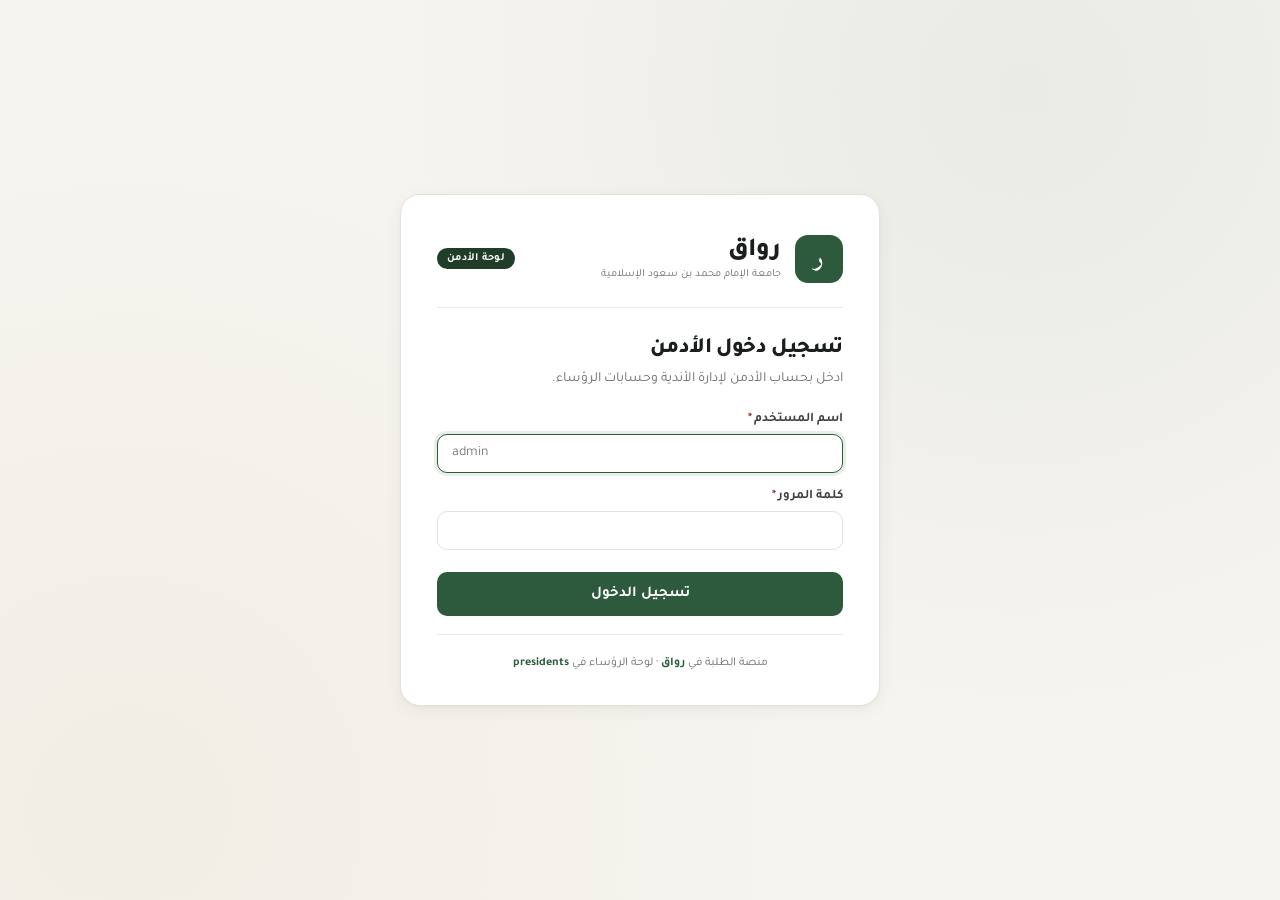
<file: admin/index.html>
<!DOCTYPE html>
<html lang="ar" dir="rtl">
<head>
<meta charset="UTF-8"/>
<meta name="viewport" content="width=device-width, initial-scale=1"/>
<meta name="description" content="لوحة الأدمن لمنصة رواق — إدارة حسابات رؤساء الأندية."/>
<meta name="theme-color" content="#2d5a3d"/>
<title>رواق · لوحة الأدمن</title>
<link rel="icon" type="image/svg+xml" href="data:image/svg+xml,%3Csvg xmlns='http://www.w3.org/2000/svg' viewBox='0 0 32 32'%3E%3Crect width='32' height='32' rx='8' fill='%231f3d29'/%3E%3Ctext x='16' y='23' text-anchor='middle' font-family='Tajawal,Amiri,serif' font-size='20' font-weight='800' fill='white'%3Eر%3C/text%3E%3C/svg%3E"/>
<link rel="preconnect" href="https://fonts.googleapis.com">
<link rel="preconnect" href="https://fonts.gstatic.com" crossorigin>
<link href="https://fonts.googleapis.com/css2?family=Tajawal:wght@400;500;700;800;900&family=Amiri:wght@700&display=swap" rel="stylesheet">
<link rel="stylesheet" href="../presidents/presidents.css"/>
<link rel="stylesheet" href="admin.css"/>
</head>
<body>
<div id="root">
  <div class="login-shell"><div class="login-card" style="text-align:center">
    <div class="spinner" style="margin:20px auto"></div>
    <div style="color:var(--ink-3);font-size:13px">جاري التحميل…</div>
  </div></div>
</div>

<!-- عميل الـ API المشترك -->
<script src="../api-client.js"></script>
<!-- منطق الأدمن -->
<script src="admin.js"></script>
</body>
</html>
</file>
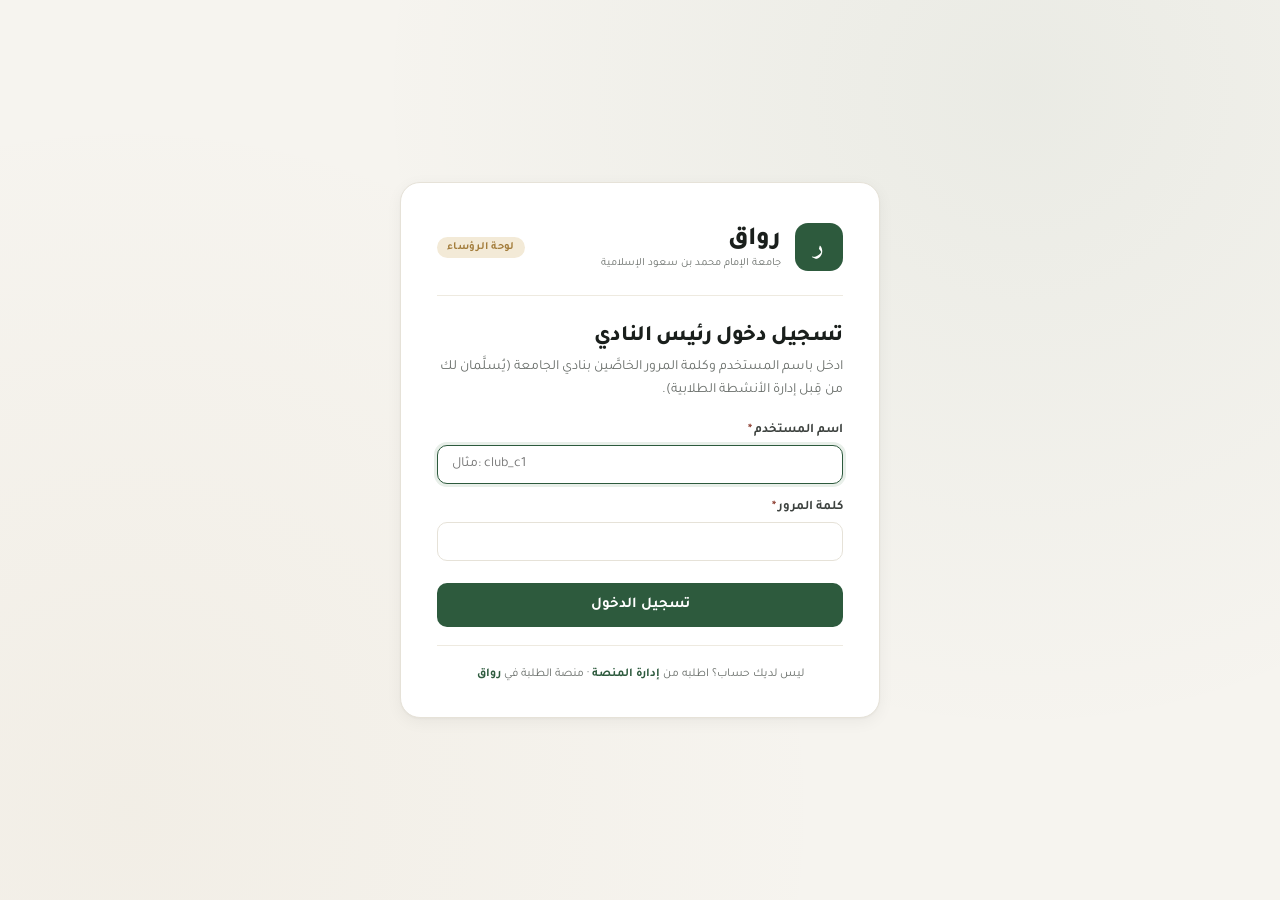
<file: presidents/index.html>
<!DOCTYPE html>
<html lang="ar" dir="rtl">
<head>
<meta charset="UTF-8"/>
<meta name="viewport" content="width=device-width, initial-scale=1"/>
<meta name="description" content="لوحة رؤساء الأندية — أضف منشورات وفعاليات وحدّث حسابات نادي السوشال."/>
<meta name="theme-color" content="#2d5a3d"/>
<title>رواق · لوحة رئيس النادي</title>
<link rel="icon" type="image/svg+xml" href="data:image/svg+xml,%3Csvg xmlns='http://www.w3.org/2000/svg' viewBox='0 0 32 32'%3E%3Crect width='32' height='32' rx='8' fill='%232d5a3d'/%3E%3Ctext x='16' y='23' text-anchor='middle' font-family='Tajawal,Amiri,serif' font-size='20' font-weight='800' fill='white'%3Eر%3C/text%3E%3C/svg%3E"/>
<link rel="preconnect" href="https://fonts.googleapis.com">
<link rel="preconnect" href="https://fonts.gstatic.com" crossorigin>
<link href="https://fonts.googleapis.com/css2?family=Tajawal:wght@400;500;700;800;900&family=Amiri:wght@700&display=swap" rel="stylesheet">
<link rel="stylesheet" href="presidents.css"/>
</head>
<body>
<div id="root">
  <div class="login-shell"><div class="login-card" style="text-align:center">
    <div class="spinner" style="margin:20px auto"></div>
    <div style="color:var(--ink-3);font-size:13px">جاري التحميل…</div>
  </div></div>
</div>

<!-- عميل الـ API المشترك -->
<script src="../api-client.js"></script>
<script src="presidents.js"></script>
</body>
</html>
</file>
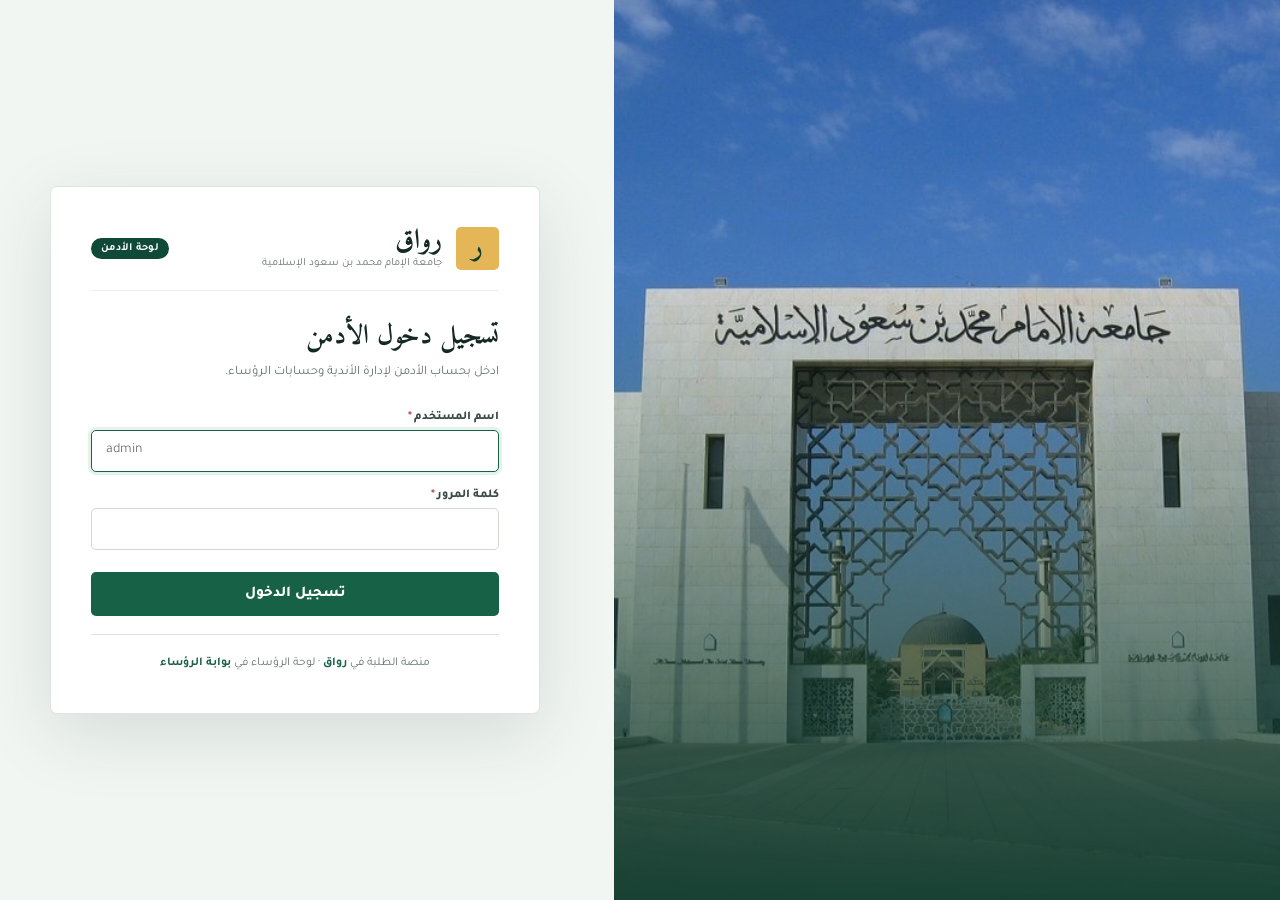
<file: riwaq/admin/index.html>
<!DOCTYPE html>
<html lang="ar" dir="rtl">
<head>
<meta charset="UTF-8"/>
<meta name="viewport" content="width=device-width, initial-scale=1"/>
<meta name="description" content="لوحة الأدمن لمنصة رواق — إدارة حسابات رؤساء الأندية."/>
<meta name="theme-color" content="#2d5a3d"/>
<title>رواق · لوحة الأدمن</title>
<link rel="icon" type="image/svg+xml" href="data:image/svg+xml,%3Csvg xmlns='http://www.w3.org/2000/svg' viewBox='0 0 32 32'%3E%3Crect width='32' height='32' rx='8' fill='%231f3d29'/%3E%3Ctext x='16' y='23' text-anchor='middle' font-family='Tajawal,Amiri,serif' font-size='20' font-weight='800' fill='white'%3Eر%3C/text%3E%3C/svg%3E"/>
<link rel="preconnect" href="https://fonts.googleapis.com">
<link rel="preconnect" href="https://fonts.gstatic.com" crossorigin>
<link href="https://fonts.googleapis.com/css2?family=Tajawal:wght@400;500;700;800;900&family=Amiri:wght@700&display=swap" rel="stylesheet">
<link rel="stylesheet" href="../presidents/presidents.css"/>
<link rel="stylesheet" href="admin.css"/>
<link rel="stylesheet" href="../portal-design.css?v=2"/>
</head>
<body>
<div id="root">
  <div class="login-shell"><div class="login-card" style="text-align:center">
    <div class="spinner" style="margin:20px auto"></div>
    <div style="color:var(--ink-3);font-size:13px">جاري التحميل…</div>
  </div></div>
</div>

<!-- عميل الـ API المشترك -->
<script src="../api-client.js"></script>
<script src="../assets/lucide.min.js"></script>
<script src="../portal-ui.js"></script>
<!-- منطق الأدمن -->
<script src="admin.js"></script>
</body>
</html>
</file>
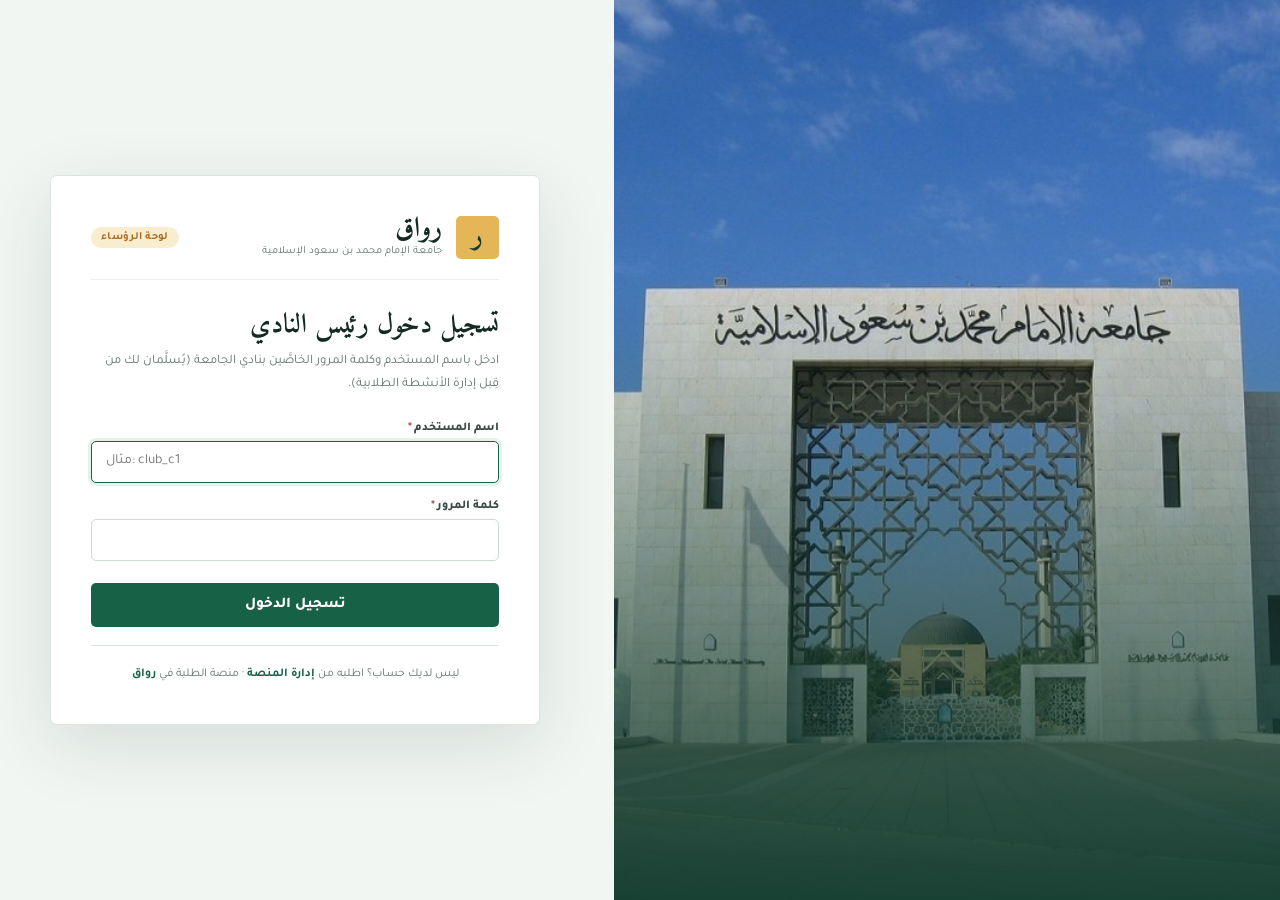
<file: riwaq/presidents/index.html>
<!DOCTYPE html>
<html lang="ar" dir="rtl">
<head>
<meta charset="UTF-8"/>
<meta name="viewport" content="width=device-width, initial-scale=1"/>
<meta name="description" content="لوحة رؤساء الأندية — أضف منشورات وفعاليات وحدّث حسابات نادي السوشال."/>
<meta name="theme-color" content="#2d5a3d"/>
<title>رواق · لوحة رئيس النادي</title>
<link rel="icon" type="image/svg+xml" href="data:image/svg+xml,%3Csvg xmlns='http://www.w3.org/2000/svg' viewBox='0 0 32 32'%3E%3Crect width='32' height='32' rx='8' fill='%232d5a3d'/%3E%3Ctext x='16' y='23' text-anchor='middle' font-family='Tajawal,Amiri,serif' font-size='20' font-weight='800' fill='white'%3Eر%3C/text%3E%3C/svg%3E"/>
<link rel="preconnect" href="https://fonts.googleapis.com">
<link rel="preconnect" href="https://fonts.gstatic.com" crossorigin>
<link href="https://fonts.googleapis.com/css2?family=Tajawal:wght@400;500;700;800;900&family=Amiri:wght@700&display=swap" rel="stylesheet">
<link rel="stylesheet" href="presidents.css"/>
<link rel="stylesheet" href="../portal-design.css?v=2"/>
</head>
<body>
<div id="root">
  <div class="login-shell"><div class="login-card" style="text-align:center">
    <div class="spinner" style="margin:20px auto"></div>
    <div style="color:var(--ink-3);font-size:13px">جاري التحميل…</div>
  </div></div>
</div>

<!-- عميل الـ API المشترك -->
<script src="../api-client.js"></script>
<script src="../assets/lucide.min.js"></script>
<script src="../portal-ui.js"></script>
<script src="presidents.js"></script>
</body>
</html>
</file>
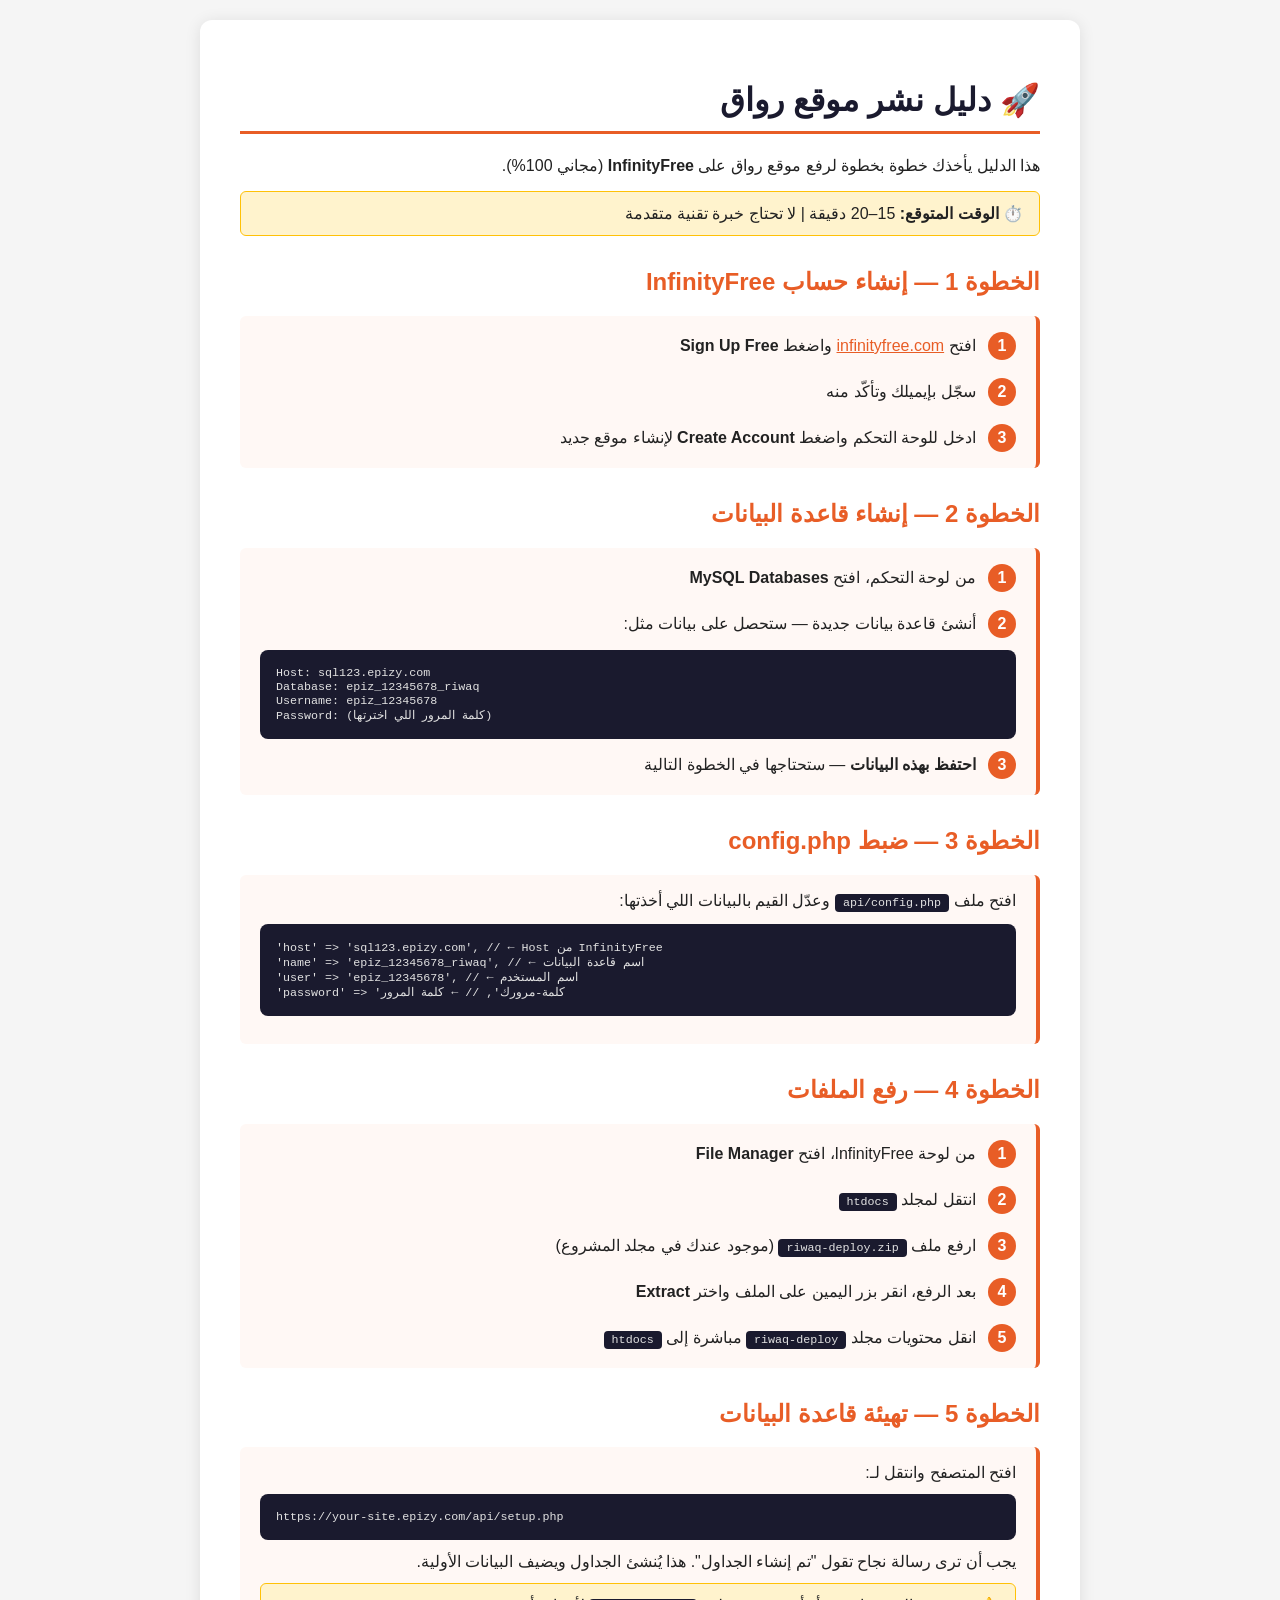
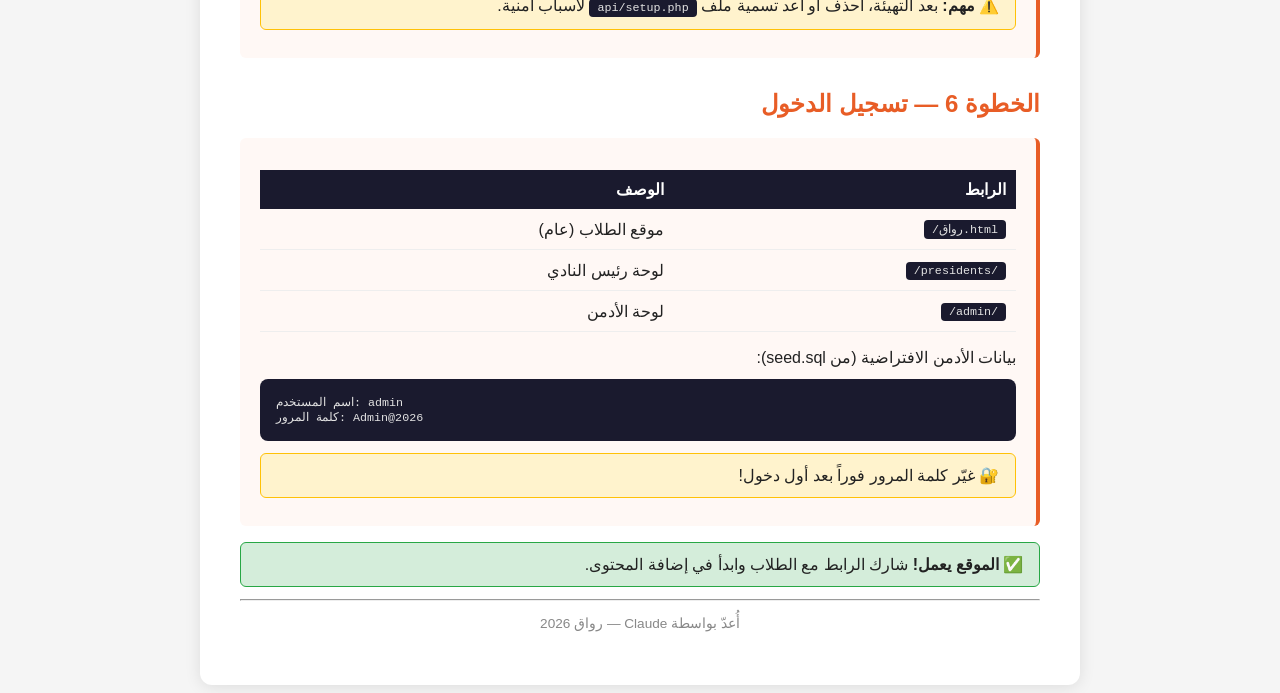
<file: دليل-النشر.html>
<!DOCTYPE html>
<html lang="ar" dir="rtl">
<head>
<meta charset="UTF-8">
<meta name="viewport" content="width=device-width, initial-scale=1.0">
<title>دليل نشر رواق على InfinityFree</title>
<style>
  body { font-family: 'Segoe UI', Tahoma, sans-serif; background: #f5f5f5; color: #222; margin: 0; padding: 20px; }
  .container { max-width: 800px; margin: 0 auto; background: white; border-radius: 12px; padding: 40px; box-shadow: 0 2px 16px rgba(0,0,0,0.1); }
  h1 { color: #1a1a2e; border-bottom: 3px solid #e85d26; padding-bottom: 12px; }
  h2 { color: #e85d26; margin-top: 32px; }
  .step { background: #fff8f5; border-right: 4px solid #e85d26; padding: 16px 20px; margin: 16px 0; border-radius: 6px; }
  .step-num { background: #e85d26; color: white; border-radius: 50%; width: 28px; height: 28px; display: inline-flex; align-items: center; justify-content: center; font-weight: bold; margin-left: 8px; }
  code { background: #1a1a2e; color: #e2e2e2; padding: 2px 8px; border-radius: 4px; font-size: 0.9em; direction: ltr; display: inline-block; }
  .code-block { background: #1a1a2e; color: #e2e2e2; padding: 16px; border-radius: 8px; direction: ltr; font-family: monospace; font-size: 0.9em; margin: 12px 0; overflow-x: auto; }
  .note { background: #fff3cd; border: 1px solid #ffc107; border-radius: 6px; padding: 12px 16px; margin: 12px 0; }
  .success { background: #d4edda; border: 1px solid #28a745; border-radius: 6px; padding: 12px 16px; margin: 12px 0; }
  a { color: #e85d26; }
  table { width: 100%; border-collapse: collapse; margin: 16px 0; }
  th { background: #1a1a2e; color: white; padding: 10px; text-align: right; }
  td { padding: 10px; border-bottom: 1px solid #eee; }
  tr:hover td { background: #f9f9f9; }
</style>
</head>
<body>
<div class="container">

  <h1>🚀 دليل نشر موقع رواق</h1>
  <p>هذا الدليل يأخذك خطوة بخطوة لرفع موقع رواق على <strong>InfinityFree</strong> (مجاني 100%).</p>

  <div class="note">
    ⏱️ <strong>الوقت المتوقع:</strong> 15–20 دقيقة | لا تحتاج خبرة تقنية متقدمة
  </div>

  <h2>الخطوة 1 — إنشاء حساب InfinityFree</h2>
  <div class="step">
    <span class="step-num">1</span> افتح <a href="https://infinityfree.com" target="_blank">infinityfree.com</a> واضغط <strong>Sign Up Free</strong>
    <br><br>
    <span class="step-num">2</span> سجّل بإيميلك وتأكّد منه
    <br><br>
    <span class="step-num">3</span> ادخل للوحة التحكم واضغط <strong>Create Account</strong> لإنشاء موقع جديد
  </div>

  <h2>الخطوة 2 — إنشاء قاعدة البيانات</h2>
  <div class="step">
    <span class="step-num">1</span> من لوحة التحكم، افتح <strong>MySQL Databases</strong>
    <br><br>
    <span class="step-num">2</span> أنشئ قاعدة بيانات جديدة — ستحصل على بيانات مثل:
    <div class="code-block">
Host:     sql123.epizy.com<br>
Database: epiz_12345678_riwaq<br>
Username: epiz_12345678<br>
Password: (كلمة المرور اللي اخترتها)
    </div>
    <span class="step-num">3</span> <strong>احتفظ بهذه البيانات</strong> — ستحتاجها في الخطوة التالية
  </div>

  <h2>الخطوة 3 — ضبط config.php</h2>
  <div class="step">
    افتح ملف <code>api/config.php</code> وعدّل القيم بالبيانات اللي أخذتها:

    <div class="code-block">
'host'     => 'sql123.epizy.com',      // ← Host من InfinityFree<br>
'name'     => 'epiz_12345678_riwaq',   // ← اسم قاعدة البيانات<br>
'user'     => 'epiz_12345678',         // ← اسم المستخدم<br>
'password' => 'كلمة-مرورك',            // ← كلمة المرور
    </div>
  </div>

  <h2>الخطوة 4 — رفع الملفات</h2>
  <div class="step">
    <span class="step-num">1</span> من لوحة InfinityFree، افتح <strong>File Manager</strong>
    <br><br>
    <span class="step-num">2</span> انتقل لمجلد <code>htdocs</code>
    <br><br>
    <span class="step-num">3</span> ارفع ملف <code>riwaq-deploy.zip</code> (موجود عندك في مجلد المشروع)
    <br><br>
    <span class="step-num">4</span> بعد الرفع، انقر بزر اليمين على الملف واختر <strong>Extract</strong>
    <br><br>
    <span class="step-num">5</span> انقل محتويات مجلد <code>riwaq-deploy</code> مباشرة إلى <code>htdocs</code>
  </div>

  <h2>الخطوة 5 — تهيئة قاعدة البيانات</h2>
  <div class="step">
    افتح المتصفح وانتقل لـ:
    <div class="code-block">
https://your-site.epizy.com/api/setup.php
    </div>
    يجب أن ترى رسالة نجاح تقول "تم إنشاء الجداول". هذا يُنشئ الجداول ويضيف البيانات الأولية.
    <div class="note">
      ⚠️ <strong>مهم:</strong> بعد التهيئة، احذف أو أعد تسمية ملف <code>api/setup.php</code> لأسباب أمنية.
    </div>
  </div>

  <h2>الخطوة 6 — تسجيل الدخول</h2>
  <div class="step">
    <table>
      <tr><th>الرابط</th><th>الوصف</th></tr>
      <tr><td><code>/رواق.html</code></td><td>موقع الطلاب (عام)</td></tr>
      <tr><td><code>/presidents/</code></td><td>لوحة رئيس النادي</td></tr>
      <tr><td><code>/admin/</code></td><td>لوحة الأدمن</td></tr>
    </table>

    بيانات الأدمن الافتراضية (من seed.sql):
    <div class="code-block">
اسم المستخدم: admin<br>
كلمة المرور:  Admin@2026
    </div>
    <div class="note">🔐 غيّر كلمة المرور فوراً بعد أول دخول!</div>
  </div>

  <div class="success">
    ✅ <strong>الموقع يعمل!</strong> شارك الرابط مع الطلاب وابدأ في إضافة المحتوى.
  </div>

  <hr>
  <p style="color:#888; font-size:0.85em; text-align:center;">أُعدّ بواسطة Claude — رواق 2026</p>
</div>
</body>
</html>
</file>
<file: presidents/presidents.css>
/* Riwaq — Presidents' (admin) website
 * Shares the design language with the student-facing app: olive-green brand,
 * Tajawal/Amiri typography, RTL, ivory background, soft surfaces.
 */

:root {
  --bg: #f6f4ef;
  --bg-soft: #efece4;
  --surface: #ffffff;
  --surface-2: #faf8f3;
  --ink: #1a1f1c;
  --ink-2: #3d423f;
  --ink-3: #6a6f6b;
  --ink-4: #9aa09b;
  --line: #e6e2d8;
  --line-2: #eeeae0;

  --brand: #2d5a3d;
  --brand-deep: #1f3d29;
  --brand-soft: #e8efe9;
  --brand-soft-2: #d6e2d8;

  --gold: #a37d3c;
  --gold-soft: #f3ead7;

  --danger: #8a3a2d;
  --danger-soft: #f3e1dc;

  --radius: 14px;
  --radius-sm: 10px;
  --radius-lg: 20px;
  --shadow-sm: 0 1px 2px rgba(20, 25, 22, 0.04), 0 1px 1px rgba(20, 25, 22, 0.03);
  --shadow: 0 4px 16px rgba(20, 25, 22, 0.05), 0 1px 2px rgba(20, 25, 22, 0.03);
  --shadow-lg: 0 16px 48px rgba(20, 25, 22, 0.12), 0 4px 12px rgba(20, 25, 22, 0.06);
}

* { box-sizing: border-box; margin: 0; padding: 0; }
html, body {
  background: var(--bg);
  color: var(--ink);
  font-family: "Tajawal", "IBM Plex Sans Arabic", system-ui, sans-serif;
  direction: rtl;
  min-height: 100vh;
  -webkit-font-smoothing: antialiased;
}
button { font-family: inherit; cursor: pointer; border: none; background: none; color: inherit; }
input, textarea, select { font-family: inherit; }
a { color: inherit; text-decoration: none; }

/* ============================================================
   TOP BAR
   ============================================================ */
.topbar {
  background: var(--surface);
  border-bottom: 1px solid var(--line);
  padding: 14px 28px;
  display: flex; align-items: center; gap: 16px;
  position: sticky; top: 0; z-index: 50;
}
.brand {
  display: flex; align-items: center; gap: 12px;
}
.brand-mark {
  width: 40px; height: 40px;
  display: grid; place-items: center;
  border-radius: 11px;
  background: var(--brand); color: #fff;
  font-family: "Amiri", "Tajawal", serif;
  font-weight: 800; font-size: 20px;
}
.brand-text .brand-name { font-weight: 800; font-size: 20px; letter-spacing: -.4px; }
.brand-text .brand-sub  { font-size: 11px; color: var(--ink-3); margin-top: 1px; }
.brand-pill {
  margin-inline-start: 6px;
  padding: 4px 10px;
  border-radius: 999px;
  background: var(--gold-soft); color: var(--gold);
  font-size: 11px; font-weight: 700;
  letter-spacing: .3px;
}

.topbar-spacer { flex: 1; }

.club-pill {
  display: inline-flex; align-items: center; gap: 10px;
  padding: 6px 8px 6px 14px;
  background: var(--bg-soft);
  border-radius: 999px;
}
.club-pill-icon {
  width: 30px; height: 30px;
  display: grid; place-items: center;
  border-radius: 999px;
  color: #fff; font-weight: 800; font-size: 14px;
}
.club-pill-name { font-size: 14px; font-weight: 600; }
.club-pill-sub  { font-size: 11px; color: var(--ink-3); }

.btn-link {
  font-size: 13px; color: var(--ink-3);
  padding: 8px 12px; border-radius: var(--radius-sm);
  transition: background .12s, color .12s;
}
.btn-link:hover { background: var(--bg-soft); color: var(--ink); }

/* ============================================================
   BUTTONS (match student site)
   ============================================================ */
.btn {
  display: inline-flex; align-items: center; gap: 8px;
  padding: 10px 18px;
  border-radius: var(--radius-sm);
  font-size: 14px; font-weight: 600;
  transition: background .12s, color .12s, transform .08s;
}
.btn:active { transform: scale(0.98); }
.btn-primary { background: var(--brand); color: #fff; }
.btn-primary:hover { background: var(--brand-deep); }
.btn-ghost  { background: var(--bg-soft); color: var(--ink); }
.btn-ghost:hover { background: var(--line); }
.btn-danger { background: var(--danger-soft); color: var(--danger); }
.btn-danger:hover { background: #e9c8c1; }
.btn-sm { padding: 7px 14px; font-size: 13px; }
.btn-lg { padding: 13px 24px; font-size: 15px; }
.btn-block { width: 100%; justify-content: center; }

/* ============================================================
   LOGIN SCREEN
   ============================================================ */
.login-shell {
  min-height: 100vh;
  display: grid; place-items: center;
  padding: 40px 24px;
  background:
    radial-gradient(circle at 80% 10%, rgba(45, 90, 61, 0.06), transparent 50%),
    radial-gradient(circle at 10% 90%, rgba(163, 125, 60, 0.05), transparent 50%),
    var(--bg);
}
.login-card {
  width: 100%; max-width: 480px;
  background: var(--surface);
  border: 1px solid var(--line);
  border-radius: var(--radius-lg);
  padding: 40px 36px 32px;
  box-shadow: var(--shadow);
}
.login-brand {
  display: flex; align-items: center; gap: 14px;
  padding-bottom: 24px;
  margin-bottom: 28px;
  border-bottom: 1px solid var(--line-2);
}
.login-brand .brand-mark { width: 48px; height: 48px; font-size: 24px; border-radius: 13px; }
.login-brand .brand-name { font-size: 26px; }
.login-title {
  font-size: 22px; font-weight: 800; letter-spacing: -.4px;
  margin-bottom: 6px;
}
.login-sub {
  font-size: 14px; color: var(--ink-3); line-height: 1.6;
  margin-bottom: 22px;
}
.login-card .field + .field { margin-top: 16px; }

/* ============================================================
   PAGE LAYOUT (dashboard)
   ============================================================ */
.page {
  max-width: 1100px;
  margin: 0 auto;
  padding: 28px;
}

.page-head {
  display: flex; align-items: flex-end; gap: 20px;
  padding-bottom: 18px;
  margin-bottom: 22px;
  border-bottom: 1px solid var(--line);
}
.page-head h1 { font-size: 26px; font-weight: 800; letter-spacing: -.5px; }
.page-head .sub { font-size: 14px; color: var(--ink-3); margin-top: 4px; }
.page-head-actions { margin-inline-start: auto; }

/* Stats strip */
.stats {
  display: grid;
  grid-template-columns: repeat(4, 1fr);
  gap: 14px;
  margin-bottom: 24px;
}
.stat {
  background: var(--surface);
  border: 1px solid var(--line);
  border-radius: var(--radius);
  padding: 18px 18px;
}
.stat-label { font-size: 12px; color: var(--ink-3); font-weight: 600; letter-spacing: .2px; }
.stat-value { font-size: 28px; font-weight: 800; margin-top: 6px; letter-spacing: -.6px; color: var(--brand-deep); }
.stat-hint  { font-size: 11px; color: var(--ink-4); margin-top: 2px; }

/* Tabs */
.tabs {
  display: flex; gap: 4px;
  background: var(--bg-soft);
  padding: 4px;
  border-radius: var(--radius-sm);
  margin-bottom: 18px;
  width: fit-content;
}
.tab {
  padding: 9px 18px;
  border-radius: 8px;
  font-size: 14px; font-weight: 600;
  color: var(--ink-3);
  transition: background .15s, color .15s;
}
.tab:hover { color: var(--ink); }
.tab.active { background: var(--surface); color: var(--ink); box-shadow: var(--shadow-sm); }

/* Two-column dashboard */
.dash-grid {
  display: grid;
  grid-template-columns: 1.2fr 1fr;
  gap: 22px;
  align-items: start;
}
@media (max-width: 880px) {
  .dash-grid { grid-template-columns: 1fr; }
  .stats { grid-template-columns: repeat(2, 1fr); }
}

/* ============================================================
   CARDS
   ============================================================ */
.card {
  background: var(--surface);
  border: 1px solid var(--line);
  border-radius: var(--radius);
  padding: 22px 22px 24px;
}
.card-head {
  display: flex; align-items: center; gap: 10px;
  padding-bottom: 14px;
  margin-bottom: 16px;
  border-bottom: 1px solid var(--line-2);
}
.card-head h2 {
  font-size: 17px; font-weight: 800; letter-spacing: -.2px;
}
.card-head .pill {
  font-size: 11px; font-weight: 700;
  padding: 3px 10px;
  border-radius: 999px;
  background: var(--brand-soft); color: var(--brand-deep);
}
.card-head .sub { font-size: 12px; color: var(--ink-3); margin-inline-start: auto; }

/* ============================================================
   FORM FIELDS
   ============================================================ */
.field { display: flex; flex-direction: column; gap: 6px; }
.field + .field { margin-top: 14px; }
.field label {
  font-size: 13px; font-weight: 600; color: var(--ink-2);
}
.field label .req { color: var(--danger); margin-inline-start: 2px; }
.field input, .field textarea, .field select {
  border: 1px solid var(--line);
  background: var(--surface);
  padding: 10px 14px;
  border-radius: var(--radius-sm);
  font-size: 14px;
  color: var(--ink);
  transition: border-color .12s, box-shadow .12s;
}
.field input:focus, .field textarea:focus, .field select:focus {
  outline: none;
  border-color: var(--brand);
  box-shadow: 0 0 0 3px var(--brand-soft);
}
.field textarea { resize: vertical; min-height: 110px; line-height: 1.65; }
.field .hint { font-size: 11px; color: var(--ink-4); }

.field-row {
  display: grid;
  grid-template-columns: 1fr 1fr;
  gap: 14px;
  margin-top: 14px;
}
.field-row .field + .field { margin-top: 0; }
@media (max-width: 560px) {
  .field-row { grid-template-columns: 1fr; }
  .field-row .field + .field { margin-top: 14px; }
}

.form-actions {
  display: flex; gap: 10px; align-items: center;
  margin-top: 22px;
  padding-top: 18px;
  border-top: 1px solid var(--line-2);
}
.form-actions .spacer { flex: 1; }

/* Type selector chips (post type) */
.chips {
  display: flex; gap: 8px; flex-wrap: wrap;
}
.chip {
  padding: 8px 14px;
  border-radius: 999px;
  font-size: 13px; font-weight: 600;
  background: var(--bg-soft);
  color: var(--ink-2);
  border: 1px solid transparent;
  transition: background .12s, color .12s, border-color .12s;
}
.chip:hover { background: var(--line); }
.chip.active {
  background: var(--brand-soft);
  color: var(--brand-deep);
  border-color: var(--brand-soft-2);
}

/* ============================================================
   LIST OF PUBLISHED ITEMS
   ============================================================ */
.empty {
  padding: 30px 20px;
  text-align: center;
  color: var(--ink-4);
  font-size: 13px;
}
.empty .ico {
  width: 48px; height: 48px;
  display: grid; place-items: center;
  margin: 0 auto 10px;
  border-radius: 14px;
  background: var(--bg-soft);
  color: var(--ink-3);
  font-size: 22px;
}

.item {
  padding: 14px 14px;
  border-radius: var(--radius-sm);
  border: 1px solid var(--line-2);
  background: var(--surface-2);
  display: flex; gap: 12px; align-items: flex-start;
}
.item + .item { margin-top: 10px; }
.item-badge {
  flex-shrink: 0;
  min-width: 46px;
  padding: 6px 10px;
  border-radius: 10px;
  font-size: 11px; font-weight: 700;
  text-align: center;
  line-height: 1.3;
}
.item-badge.post         { background: var(--bg-soft); color: var(--ink-2); }
.item-badge.announcement { background: var(--gold-soft); color: var(--gold); }
.item-badge.event        { background: var(--brand-soft); color: var(--brand-deep); }
.item-body { flex: 1; min-width: 0; }
.item-title {
  font-weight: 700; font-size: 14px;
  margin-bottom: 4px;
  overflow: hidden;
  text-overflow: ellipsis;
  display: -webkit-box;
  -webkit-line-clamp: 2;
  -webkit-box-orient: vertical;
}
.item-meta {
  font-size: 11px; color: var(--ink-3);
  display: flex; gap: 8px; flex-wrap: wrap;
}
.item-meta .dot { color: var(--ink-4); }
.item-actions { flex-shrink: 0; }
.item-del {
  width: 30px; height: 30px;
  display: grid; place-items: center;
  border-radius: 8px;
  color: var(--ink-3);
  transition: background .12s, color .12s;
}
.item-del:hover { background: var(--danger-soft); color: var(--danger); }

/* ============================================================
   TOAST
   ============================================================ */
.toast {
  position: fixed; bottom: 24px; left: 50%;
  transform: translateX(-50%) translateY(20px);
  background: var(--brand-deep);
  color: #fff;
  padding: 12px 20px;
  border-radius: 999px;
  font-size: 14px; font-weight: 600;
  box-shadow: var(--shadow-lg);
  opacity: 0;
  pointer-events: none;
  transition: transform .25s, opacity .25s;
  z-index: 200;
}
.toast.show {
  opacity: 1;
  transform: translateX(-50%) translateY(0);
}
.toast.toast-danger { background: var(--danger); }

/* Loading spinner used while session/data load */
.spinner {
  width: 28px; height: 28px;
  border-radius: 999px;
  border: 3px solid var(--brand-soft-2);
  border-top-color: var(--brand);
  animation: spin 0.8s linear infinite;
}
@keyframes spin { to { transform: rotate(360deg); } }

/* ============================================================
   SMALL UTILITIES
   ============================================================ */
.muted { color: var(--ink-3); font-size: 13px; }
.row { display: flex; align-items: center; gap: 10px; }
.row.wrap { flex-wrap: wrap; }
hr.sep { border: none; border-top: 1px solid var(--line-2); margin: 18px 0; }

/* ============================================================
   SOCIAL LINKS EDITOR (when currentTab === "socials")
   ============================================================ */
.social-rows { display: flex; flex-direction: column; gap: 12px; }
.social-row {
  display: grid;
  grid-template-columns: 140px 1fr;
  gap: 10px;
  align-items: center;
}
.social-row .platform {
  display: flex; align-items: center; gap: 10px;
  font-size: 13px; font-weight: 700; color: var(--ink-2);
  padding: 0 6px;
}
.social-row .platform-ico {
  width: 30px; height: 30px;
  display: grid; place-items: center;
  border-radius: 8px;
  color: #fff;
  font-size: 11px;
  flex-shrink: 0;
}
.social-row input {
  border: 1px solid var(--line);
  background: var(--surface);
  padding: 9px 14px;
  border-radius: var(--radius-sm);
  font-size: 14px;
  color: var(--ink);
  direction: ltr;
  text-align: right;
  transition: border-color .12s, box-shadow .12s;
}
.social-row input:focus {
  outline: none;
  border-color: var(--brand);
  box-shadow: 0 0 0 3px var(--brand-soft);
}
.social-row input::placeholder {
  color: var(--ink-4);
  direction: ltr;
  text-align: right;
}
@media (max-width: 560px) {
  .social-row { grid-template-columns: 1fr; gap: 6px; }
}
</file>
<file: admin/admin.css>
/* رواق — أنماط لوحة الأدمن (تعتمد على presidents.css لمشاركة الألوان والخطوط) */

/* شارة الأدمن في الـ topbar */
.admin-badge {
  display: inline-flex; align-items: center; gap: 6px;
  margin-inline-start: 6px;
  padding: 4px 10px;
  border-radius: 999px;
  background: var(--brand-deep); color: #fff;
  font-size: 11px; font-weight: 700;
  letter-spacing: .3px;
}

/* شريط تنبيه البذرة الافتراضية */
.alert {
  border-radius: var(--radius);
  padding: 14px 18px;
  margin-bottom: 22px;
  display: flex; align-items: flex-start; gap: 14px;
  border: 1px solid;
}
.alert-warn {
  background: var(--gold-soft);
  border-color: #e5cf94;
  color: #5a4314;
}
.alert-icon {
  width: 32px; height: 32px;
  border-radius: 999px;
  display: grid; place-items: center;
  background: #fff;
  color: var(--gold);
  flex-shrink: 0;
  font-weight: 800; font-size: 18px;
  font-family: "Amiri", "Tajawal", serif;
}
.alert-body { flex: 1; }
.alert-title { font-weight: 700; font-size: 14.5px; margin-bottom: 4px; }
.alert-text  { font-size: 13px; color: #5a4314; line-height: 1.7; }
.alert-text code {
  background: rgba(255,255,255,0.6);
  padding: 1px 8px;
  border-radius: 6px;
  font-family: "Tajawal", monospace;
  font-weight: 700;
}
.alert-dismiss {
  align-self: flex-start;
  width: 28px; height: 28px;
  border-radius: 999px;
  display: grid; place-items: center;
  color: var(--gold);
  transition: background .12s;
  font-size: 14px;
}
.alert-dismiss:hover { background: rgba(255,255,255,0.6); }

/* جدول الحسابات */
.accounts-table-wrap {
  overflow-x: auto;
  border: 1px solid var(--line-2);
  border-radius: var(--radius-sm);
}
.accounts-table {
  width: 100%;
  border-collapse: collapse;
  font-size: 13.5px;
  min-width: 620px;
}
.accounts-table thead th {
  background: var(--surface-2);
  color: var(--ink-3);
  font-size: 12px;
  font-weight: 700;
  text-align: right;
  padding: 12px 14px;
  border-bottom: 1px solid var(--line-2);
  letter-spacing: .2px;
}
.accounts-table tbody td {
  padding: 14px;
  border-bottom: 1px solid var(--line-2);
  vertical-align: middle;
}
.accounts-table tbody tr:last-child td { border-bottom: none; }
.accounts-table tbody tr:hover { background: var(--surface-2); }

.acc-club {
  display: flex; align-items: center; gap: 10px;
}
.acc-club-icon {
  width: 30px; height: 30px;
  border-radius: 8px;
  display: grid; place-items: center;
  color: #fff; font-weight: 700; font-size: 13px;
  flex-shrink: 0;
}
.acc-club-name { font-weight: 700; font-size: 13.5px; }
.acc-club-meta { font-size: 11px; color: var(--ink-3); margin-top: 2px; }

.acc-username {
  font-family: "Tajawal", monospace;
  font-weight: 700;
  background: var(--bg-soft);
  padding: 4px 10px;
  border-radius: 6px;
  display: inline-block;
  direction: ltr;
  font-size: 13px;
}

.acc-date { color: var(--ink-3); font-size: 12.5px; }

.acc-actions {
  display: flex; gap: 6px; justify-content: flex-end;
}
.acc-actions .btn { padding: 6px 12px; font-size: 12.5px; }

/* الإحصائيات */
.stat-value.muted-zero { color: var(--ink-4); }

/* قائمة الأندية بدون حساب */
.unassigned-list {
  display: flex; flex-wrap: wrap; gap: 8px;
  margin-top: 12px;
}
.unassigned-chip {
  font-size: 12px;
  padding: 5px 12px;
  border-radius: 999px;
  background: var(--brand-soft);
  color: var(--brand-deep);
  font-weight: 600;
}

/* نموذج الإنشاء */
.create-form .field-row { margin-top: 14px; }
.create-form .pwd-wrap {
  position: relative;
}
.create-form .pwd-wrap input { padding-inline-end: 80px; }
.create-form .pwd-toggle {
  position: absolute;
  inset-inline-end: 8px;
  top: 50%;
  transform: translateY(-50%);
  font-size: 11.5px;
  color: var(--ink-3);
  padding: 4px 10px;
  border-radius: 6px;
  background: var(--bg-soft);
  font-weight: 600;
  transition: background .12s, color .12s;
}
.create-form .pwd-toggle:hover { background: var(--line); color: var(--ink); }

.form-error {
  color: var(--danger);
  font-size: 12.5px;
  margin-top: 8px;
  display: none;
}
.form-error.show { display: block; }

/* المودال */
.modal-back {
  position: fixed; inset: 0;
  background: rgba(20, 25, 22, 0.5);
  z-index: 100;
  display: grid; place-items: center;
  padding: 20px;
  animation: fadeIn .15s ease;
}
@keyframes fadeIn { from { opacity: 0 } to { opacity: 1 } }
.modal {
  background: var(--surface);
  border-radius: var(--radius-lg);
  width: 100%; max-width: 460px;
  box-shadow: var(--shadow-lg);
  animation: modalIn .2s ease;
  overflow: hidden;
}
@keyframes modalIn {
  from { transform: translateY(20px); opacity: 0 }
  to   { transform: translateY(0); opacity: 1 }
}
.modal-head {
  padding: 18px 22px;
  border-bottom: 1px solid var(--line);
}
.modal-head h2 { font-size: 17px; font-weight: 800; letter-spacing: -.3px; }
.modal-head .sub { font-size: 12.5px; color: var(--ink-3); margin-top: 2px; }
.modal-body { padding: 20px 22px; }
.modal-foot {
  padding: 14px 22px;
  border-top: 1px solid var(--line);
  display: flex; gap: 10px; justify-content: flex-end;
}

/* عند عدم وجود أندية بدون حساب */
.create-form-disabled {
  background: var(--bg-soft);
  border-radius: var(--radius-sm);
  padding: 18px;
  text-align: center;
  color: var(--ink-3);
  font-size: 13.5px;
}

/* Toast variant */
.toast.toast-danger { background: var(--danger); }

/* ============================================================
   نموذج إنشاء/تعديل النادي
   ============================================================ */
.modal-lg { max-width: 760px; }

.club-form-row {
  display: grid;
  grid-template-columns: 220px 1fr;
  gap: 24px;
  align-items: start;
}

.club-form-icon-section {
  display: flex;
  flex-direction: column;
  gap: 8px;
}
.club-form-icon-section > label {
  font-size: 13px;
  font-weight: 600;
  color: var(--ink-2);
  margin-bottom: 4px;
}

.club-form-preview {
  width: 120px;
  height: 120px;
  border-radius: 20px;
  display: grid;
  place-items: center;
  color: #fff;
  font-size: 48px;
  font-weight: 800;
  border: 3px solid var(--surface);
  box-shadow: var(--shadow);
  overflow: hidden;
  align-self: center;
}
.club-form-preview img {
  width: 100%;
  height: 100%;
  object-fit: cover;
}

.club-form-icon-controls {
  display: flex;
  flex-direction: column;
  gap: 6px;
  align-items: center;
}

.club-form-fields {
  display: flex;
  flex-direction: column;
  gap: 14px;
}

/* تصنيف ملوّن في الجدول */
.club-cat-chip {
  display: inline-block;
  padding: 3px 10px;
  font-size: 12px;
  font-weight: 600;
  border-radius: 999px;
  background: var(--brand-soft);
  color: var(--brand-deep);
}

@media (max-width: 720px) {
  .club-form-row { grid-template-columns: 1fr; }
  .club-form-preview { width: 96px; height: 96px; font-size: 36px; }
}

/* Spinner used inside the login card while session is being checked */
.spinner {
  width: 28px; height: 28px;
  border-radius: 999px;
  border: 3px solid var(--brand-soft-2);
  border-top-color: var(--brand);
  animation: spin 0.8s linear infinite;
}
@keyframes spin { to { transform: rotate(360deg); } }

/* Spinner used inside the login card while session is being checked */
.spinner {
  width: 28px; height: 28px;
  border-radius: 999px;
  border: 3px solid var(--brand-soft-2);
  border-top-color: var(--brand);
  animation: spin 0.8s linear infinite;
}
@keyframes spin { to { transform: rotate(360deg); } }

@media (max-width: 720px) {
  .accounts-table { font-size: 12.5px; }
  .acc-actions { flex-direction: column; gap: 4px; }
}
</file>
<file: riwaq/presidents/presidents.css>
/* Riwaq — Presidents' (admin) website
 * Shares the design language with the student-facing app: olive-green brand,
 * Tajawal/Amiri typography, RTL, ivory background, soft surfaces.
 */

:root {
  --bg: #f6f4ef;
  --bg-soft: #efece4;
  --surface: #ffffff;
  --surface-2: #faf8f3;
  --ink: #1a1f1c;
  --ink-2: #3d423f;
  --ink-3: #6a6f6b;
  --ink-4: #9aa09b;
  --line: #e6e2d8;
  --line-2: #eeeae0;

  --brand: #2d5a3d;
  --brand-deep: #1f3d29;
  --brand-soft: #e8efe9;
  --brand-soft-2: #d6e2d8;

  --gold: #a37d3c;
  --gold-soft: #f3ead7;

  --danger: #8a3a2d;
  --danger-soft: #f3e1dc;

  --radius: 14px;
  --radius-sm: 10px;
  --radius-lg: 20px;
  --shadow-sm: 0 1px 2px rgba(20, 25, 22, 0.04), 0 1px 1px rgba(20, 25, 22, 0.03);
  --shadow: 0 4px 16px rgba(20, 25, 22, 0.05), 0 1px 2px rgba(20, 25, 22, 0.03);
  --shadow-lg: 0 16px 48px rgba(20, 25, 22, 0.12), 0 4px 12px rgba(20, 25, 22, 0.06);
}

* { box-sizing: border-box; margin: 0; padding: 0; }
html, body {
  background: var(--bg);
  color: var(--ink);
  font-family: "Tajawal", "IBM Plex Sans Arabic", system-ui, sans-serif;
  direction: rtl;
  min-height: 100vh;
  -webkit-font-smoothing: antialiased;
}
button { font-family: inherit; cursor: pointer; border: none; background: none; color: inherit; }
input, textarea, select { font-family: inherit; }
a { color: inherit; text-decoration: none; }

/* ============================================================
   TOP BAR
   ============================================================ */
.topbar {
  background: var(--surface);
  border-bottom: 1px solid var(--line);
  padding: 14px 28px;
  display: flex; align-items: center; gap: 16px;
  position: sticky; top: 0; z-index: 50;
}
.brand {
  display: flex; align-items: center; gap: 12px;
}
.brand-mark {
  width: 40px; height: 40px;
  display: grid; place-items: center;
  border-radius: 11px;
  background: var(--brand); color: #fff;
  font-family: "Amiri", "Tajawal", serif;
  font-weight: 800; font-size: 20px;
}
.brand-text .brand-name { font-weight: 800; font-size: 20px; letter-spacing: -.4px; }
.brand-text .brand-sub  { font-size: 11px; color: var(--ink-3); margin-top: 1px; }
.brand-pill {
  margin-inline-start: 6px;
  padding: 4px 10px;
  border-radius: 999px;
  background: var(--gold-soft); color: var(--gold);
  font-size: 11px; font-weight: 700;
  letter-spacing: .3px;
}

.topbar-spacer { flex: 1; }

.club-pill {
  display: inline-flex; align-items: center; gap: 10px;
  padding: 6px 8px 6px 14px;
  background: var(--bg-soft);
  border-radius: 999px;
}
.club-pill-icon {
  width: 30px; height: 30px;
  display: grid; place-items: center;
  border-radius: 999px;
  color: #fff; font-weight: 800; font-size: 14px;
}
.club-pill-name { font-size: 14px; font-weight: 600; }
.club-pill-sub  { font-size: 11px; color: var(--ink-3); }

.btn-link {
  font-size: 13px; color: var(--ink-3);
  padding: 8px 12px; border-radius: var(--radius-sm);
  transition: background .12s, color .12s;
}
.btn-link:hover { background: var(--bg-soft); color: var(--ink); }

/* ============================================================
   BUTTONS (match student site)
   ============================================================ */
.btn {
  display: inline-flex; align-items: center; gap: 8px;
  padding: 10px 18px;
  border-radius: var(--radius-sm);
  font-size: 14px; font-weight: 600;
  transition: background .12s, color .12s, transform .08s;
}
.btn:active { transform: scale(0.98); }
.btn-primary { background: var(--brand); color: #fff; }
.btn-primary:hover { background: var(--brand-deep); }
.btn-ghost  { background: var(--bg-soft); color: var(--ink); }
.btn-ghost:hover { background: var(--line); }
.btn-danger { background: var(--danger-soft); color: var(--danger); }
.btn-danger:hover { background: #e9c8c1; }
.btn-sm { padding: 7px 14px; font-size: 13px; }
.btn-lg { padding: 13px 24px; font-size: 15px; }
.btn-block { width: 100%; justify-content: center; }

/* ============================================================
   LOGIN SCREEN
   ============================================================ */
.login-shell {
  min-height: 100vh;
  display: grid; place-items: center;
  padding: 40px 24px;
  background:
    radial-gradient(circle at 80% 10%, rgba(45, 90, 61, 0.06), transparent 50%),
    radial-gradient(circle at 10% 90%, rgba(163, 125, 60, 0.05), transparent 50%),
    var(--bg);
}
.login-card {
  width: 100%; max-width: 480px;
  background: var(--surface);
  border: 1px solid var(--line);
  border-radius: var(--radius-lg);
  padding: 40px 36px 32px;
  box-shadow: var(--shadow);
}
.login-brand {
  display: flex; align-items: center; gap: 14px;
  padding-bottom: 24px;
  margin-bottom: 28px;
  border-bottom: 1px solid var(--line-2);
}
.login-brand .brand-mark { width: 48px; height: 48px; font-size: 24px; border-radius: 13px; }
.login-brand .brand-name { font-size: 26px; }
.login-title {
  font-size: 22px; font-weight: 800; letter-spacing: -.4px;
  margin-bottom: 6px;
}
.login-sub {
  font-size: 14px; color: var(--ink-3); line-height: 1.6;
  margin-bottom: 22px;
}
.login-card .field + .field { margin-top: 16px; }

/* ============================================================
   PAGE LAYOUT (dashboard)
   ============================================================ */
.page {
  max-width: 1100px;
  margin: 0 auto;
  padding: 28px;
}

.page-head {
  display: flex; align-items: flex-end; gap: 20px;
  padding-bottom: 18px;
  margin-bottom: 22px;
  border-bottom: 1px solid var(--line);
}
.page-head h1 { font-size: 26px; font-weight: 800; letter-spacing: -.5px; }
.page-head .sub { font-size: 14px; color: var(--ink-3); margin-top: 4px; }
.page-head-actions { margin-inline-start: auto; }

/* Stats strip */
.stats {
  display: grid;
  grid-template-columns: repeat(4, 1fr);
  gap: 14px;
  margin-bottom: 24px;
}
.stat {
  background: var(--surface);
  border: 1px solid var(--line);
  border-radius: var(--radius);
  padding: 18px 18px;
}
.stat-label { font-size: 12px; color: var(--ink-3); font-weight: 600; letter-spacing: .2px; }
.stat-value { font-size: 28px; font-weight: 800; margin-top: 6px; letter-spacing: -.6px; color: var(--brand-deep); }
.stat-hint  { font-size: 11px; color: var(--ink-4); margin-top: 2px; }

/* Tabs */
.tabs {
  display: flex; gap: 4px;
  background: var(--bg-soft);
  padding: 4px;
  border-radius: var(--radius-sm);
  margin-bottom: 18px;
  width: fit-content;
}
.tab {
  padding: 9px 18px;
  border-radius: 8px;
  font-size: 14px; font-weight: 600;
  color: var(--ink-3);
  transition: background .15s, color .15s;
}
.tab:hover { color: var(--ink); }
.tab.active { background: var(--surface); color: var(--ink); box-shadow: var(--shadow-sm); }

/* Two-column dashboard */
.dash-grid {
  display: grid;
  grid-template-columns: 1.2fr 1fr;
  gap: 22px;
  align-items: start;
}
@media (max-width: 880px) {
  .dash-grid { grid-template-columns: 1fr; }
  .stats { grid-template-columns: repeat(2, 1fr); }
}

/* ============================================================
   CARDS
   ============================================================ */
.card {
  background: var(--surface);
  border: 1px solid var(--line);
  border-radius: var(--radius);
  padding: 22px 22px 24px;
}
.card-head {
  display: flex; align-items: center; gap: 10px;
  padding-bottom: 14px;
  margin-bottom: 16px;
  border-bottom: 1px solid var(--line-2);
}
.card-head h2 {
  font-size: 17px; font-weight: 800; letter-spacing: -.2px;
}
.card-head .pill {
  font-size: 11px; font-weight: 700;
  padding: 3px 10px;
  border-radius: 999px;
  background: var(--brand-soft); color: var(--brand-deep);
}
.card-head .sub { font-size: 12px; color: var(--ink-3); margin-inline-start: auto; }

/* ============================================================
   FORM FIELDS
   ============================================================ */
.field { display: flex; flex-direction: column; gap: 6px; }
.field + .field { margin-top: 14px; }
.field label {
  font-size: 13px; font-weight: 600; color: var(--ink-2);
}
.field label .req { color: var(--danger); margin-inline-start: 2px; }
.field input, .field textarea, .field select {
  border: 1px solid var(--line);
  background: var(--surface);
  padding: 10px 14px;
  border-radius: var(--radius-sm);
  font-size: 14px;
  color: var(--ink);
  transition: border-color .12s, box-shadow .12s;
}
.field input:focus, .field textarea:focus, .field select:focus {
  outline: none;
  border-color: var(--brand);
  box-shadow: 0 0 0 3px var(--brand-soft);
}
.field textarea { resize: vertical; min-height: 110px; line-height: 1.65; }
.field .hint { font-size: 11px; color: var(--ink-4); }

.field-row {
  display: grid;
  grid-template-columns: 1fr 1fr;
  gap: 14px;
  margin-top: 14px;
}
.field-row .field + .field { margin-top: 0; }
@media (max-width: 560px) {
  .field-row { grid-template-columns: 1fr; }
  .field-row .field + .field { margin-top: 14px; }
}

.form-actions {
  display: flex; gap: 10px; align-items: center;
  margin-top: 22px;
  padding-top: 18px;
  border-top: 1px solid var(--line-2);
}
.form-actions .spacer { flex: 1; }

/* Type selector chips (post type) */
.chips {
  display: flex; gap: 8px; flex-wrap: wrap;
}
.chip {
  padding: 8px 14px;
  border-radius: 999px;
  font-size: 13px; font-weight: 600;
  background: var(--bg-soft);
  color: var(--ink-2);
  border: 1px solid transparent;
  transition: background .12s, color .12s, border-color .12s;
}
.chip:hover { background: var(--line); }
.chip.active {
  background: var(--brand-soft);
  color: var(--brand-deep);
  border-color: var(--brand-soft-2);
}

/* ============================================================
   LIST OF PUBLISHED ITEMS
   ============================================================ */
.empty {
  padding: 30px 20px;
  text-align: center;
  color: var(--ink-4);
  font-size: 13px;
}
.empty .ico {
  width: 48px; height: 48px;
  display: grid; place-items: center;
  margin: 0 auto 10px;
  border-radius: 14px;
  background: var(--bg-soft);
  color: var(--ink-3);
  font-size: 22px;
}

.item {
  padding: 14px 14px;
  border-radius: var(--radius-sm);
  border: 1px solid var(--line-2);
  background: var(--surface-2);
  display: flex; gap: 12px; align-items: flex-start;
}
.item + .item { margin-top: 10px; }
.item-badge {
  flex-shrink: 0;
  min-width: 46px;
  padding: 6px 10px;
  border-radius: 10px;
  font-size: 11px; font-weight: 700;
  text-align: center;
  line-height: 1.3;
}
.item-badge.post         { background: var(--bg-soft); color: var(--ink-2); }
.item-badge.announcement { background: var(--gold-soft); color: var(--gold); }
.item-badge.event        { background: var(--brand-soft); color: var(--brand-deep); }
.item-body { flex: 1; min-width: 0; }
.item-title {
  font-weight: 700; font-size: 14px;
  margin-bottom: 4px;
  overflow: hidden;
  text-overflow: ellipsis;
  display: -webkit-box;
  -webkit-line-clamp: 2;
  -webkit-box-orient: vertical;
}
.item-meta {
  font-size: 11px; color: var(--ink-3);
  display: flex; gap: 8px; flex-wrap: wrap;
}
.item-meta .dot { color: var(--ink-4); }
.item-actions { flex-shrink: 0; }
.item-del {
  width: 30px; height: 30px;
  display: grid; place-items: center;
  border-radius: 8px;
  color: var(--ink-3);
  transition: background .12s, color .12s;
}
.item-del:hover { background: var(--danger-soft); color: var(--danger); }

/* ============================================================
   TOAST
   ============================================================ */
.toast {
  position: fixed; bottom: 24px; left: 50%;
  transform: translateX(-50%) translateY(20px);
  background: var(--brand-deep);
  color: #fff;
  padding: 12px 20px;
  border-radius: 999px;
  font-size: 14px; font-weight: 600;
  box-shadow: var(--shadow-lg);
  opacity: 0;
  pointer-events: none;
  transition: transform .25s, opacity .25s;
  z-index: 200;
}
.toast.show {
  opacity: 1;
  transform: translateX(-50%) translateY(0);
}
.toast.toast-danger { background: var(--danger); }

/* Loading spinner used while session/data load */
.spinner {
  width: 28px; height: 28px;
  border-radius: 999px;
  border: 3px solid var(--brand-soft-2);
  border-top-color: var(--brand);
  animation: spin 0.8s linear infinite;
}
@keyframes spin { to { transform: rotate(360deg); } }

/* ============================================================
   SMALL UTILITIES
   ============================================================ */
.muted { color: var(--ink-3); font-size: 13px; }
.row { display: flex; align-items: center; gap: 10px; }
.row.wrap { flex-wrap: wrap; }
hr.sep { border: none; border-top: 1px solid var(--line-2); margin: 18px 0; }

/* ============================================================
   SOCIAL LINKS EDITOR (when currentTab === "socials")
   ============================================================ */
.social-rows { display: flex; flex-direction: column; gap: 12px; }
.social-row {
  display: grid;
  grid-template-columns: 140px 1fr;
  gap: 10px;
  align-items: center;
}
.social-row .platform {
  display: flex; align-items: center; gap: 10px;
  font-size: 13px; font-weight: 700; color: var(--ink-2);
  padding: 0 6px;
}
.social-row .platform-ico {
  width: 30px; height: 30px;
  display: grid; place-items: center;
  border-radius: 8px;
  color: #fff;
  font-size: 11px;
  flex-shrink: 0;
}
.social-row input {
  border: 1px solid var(--line);
  background: var(--surface);
  padding: 9px 14px;
  border-radius: var(--radius-sm);
  font-size: 14px;
  color: var(--ink);
  direction: ltr;
  text-align: right;
  transition: border-color .12s, box-shadow .12s;
}
.social-row input:focus {
  outline: none;
  border-color: var(--brand);
  box-shadow: 0 0 0 3px var(--brand-soft);
}
.social-row input::placeholder {
  color: var(--ink-4);
  direction: ltr;
  text-align: right;
}
@media (max-width: 560px) {
  .social-row { grid-template-columns: 1fr; gap: 6px; }
}
</file>
<file: riwaq/admin/admin.css>
/* رواق — أنماط لوحة الأدمن (تعتمد على presidents.css لمشاركة الألوان والخطوط) */

/* شارة الأدمن في الـ topbar */
.admin-badge {
  display: inline-flex; align-items: center; gap: 6px;
  margin-inline-start: 6px;
  padding: 4px 10px;
  border-radius: 999px;
  background: var(--brand-deep); color: #fff;
  font-size: 11px; font-weight: 700;
  letter-spacing: .3px;
}

/* شريط تنبيه البذرة الافتراضية */
.alert {
  border-radius: var(--radius);
  padding: 14px 18px;
  margin-bottom: 22px;
  display: flex; align-items: flex-start; gap: 14px;
  border: 1px solid;
}
.alert-warn {
  background: var(--gold-soft);
  border-color: #e5cf94;
  color: #5a4314;
}
.alert-icon {
  width: 32px; height: 32px;
  border-radius: 999px;
  display: grid; place-items: center;
  background: #fff;
  color: var(--gold);
  flex-shrink: 0;
  font-weight: 800; font-size: 18px;
  font-family: "Amiri", "Tajawal", serif;
}
.alert-body { flex: 1; }
.alert-title { font-weight: 700; font-size: 14.5px; margin-bottom: 4px; }
.alert-text  { font-size: 13px; color: #5a4314; line-height: 1.7; }
.alert-text code {
  background: rgba(255,255,255,0.6);
  padding: 1px 8px;
  border-radius: 6px;
  font-family: "Tajawal", monospace;
  font-weight: 700;
}
.alert-dismiss {
  align-self: flex-start;
  width: 28px; height: 28px;
  border-radius: 999px;
  display: grid; place-items: center;
  color: var(--gold);
  transition: background .12s;
  font-size: 14px;
}
.alert-dismiss:hover { background: rgba(255,255,255,0.6); }

/* جدول الحسابات */
.accounts-table-wrap {
  overflow-x: auto;
  border: 1px solid var(--line-2);
  border-radius: var(--radius-sm);
}
.accounts-table {
  width: 100%;
  border-collapse: collapse;
  font-size: 13.5px;
  min-width: 620px;
}
.accounts-table thead th {
  background: var(--surface-2);
  color: var(--ink-3);
  font-size: 12px;
  font-weight: 700;
  text-align: right;
  padding: 12px 14px;
  border-bottom: 1px solid var(--line-2);
  letter-spacing: .2px;
}
.accounts-table tbody td {
  padding: 14px;
  border-bottom: 1px solid var(--line-2);
  vertical-align: middle;
}
.accounts-table tbody tr:last-child td { border-bottom: none; }
.accounts-table tbody tr:hover { background: var(--surface-2); }

.acc-club {
  display: flex; align-items: center; gap: 10px;
}
.acc-club-icon {
  width: 30px; height: 30px;
  border-radius: 8px;
  display: grid; place-items: center;
  color: #fff; font-weight: 700; font-size: 13px;
  flex-shrink: 0;
}
.acc-club-name { font-weight: 700; font-size: 13.5px; }
.acc-club-meta { font-size: 11px; color: var(--ink-3); margin-top: 2px; }

.acc-username {
  font-family: "Tajawal", monospace;
  font-weight: 700;
  background: var(--bg-soft);
  padding: 4px 10px;
  border-radius: 6px;
  display: inline-block;
  direction: ltr;
  font-size: 13px;
}

.acc-date { color: var(--ink-3); font-size: 12.5px; }

.acc-actions {
  display: flex; gap: 6px; justify-content: flex-end;
}
.acc-actions .btn { padding: 6px 12px; font-size: 12.5px; }

/* الإحصائيات */
.stat-value.muted-zero { color: var(--ink-4); }

/* قائمة الأندية بدون حساب */
.unassigned-list {
  display: flex; flex-wrap: wrap; gap: 8px;
  margin-top: 12px;
}
.unassigned-chip {
  font-size: 12px;
  padding: 5px 12px;
  border-radius: 999px;
  background: var(--brand-soft);
  color: var(--brand-deep);
  font-weight: 600;
}

/* نموذج الإنشاء */
.create-form .field-row { margin-top: 14px; }
.create-form .pwd-wrap {
  position: relative;
}
.create-form .pwd-wrap input { padding-inline-end: 80px; }
.create-form .pwd-toggle {
  position: absolute;
  inset-inline-end: 8px;
  top: 50%;
  transform: translateY(-50%);
  font-size: 11.5px;
  color: var(--ink-3);
  padding: 4px 10px;
  border-radius: 6px;
  background: var(--bg-soft);
  font-weight: 600;
  transition: background .12s, color .12s;
}
.create-form .pwd-toggle:hover { background: var(--line); color: var(--ink); }

.form-error {
  color: var(--danger);
  font-size: 12.5px;
  margin-top: 8px;
  display: none;
}
.form-error.show { display: block; }

/* المودال */
.modal-back {
  position: fixed; inset: 0;
  background: rgba(20, 25, 22, 0.5);
  z-index: 100;
  display: grid; place-items: center;
  padding: 20px;
  animation: fadeIn .15s ease;
}
@keyframes fadeIn { from { opacity: 0 } to { opacity: 1 } }
.modal {
  background: var(--surface);
  border-radius: var(--radius-lg);
  width: 100%; max-width: 460px;
  box-shadow: var(--shadow-lg);
  animation: modalIn .2s ease;
  overflow: hidden;
}
@keyframes modalIn {
  from { transform: translateY(20px); opacity: 0 }
  to   { transform: translateY(0); opacity: 1 }
}
.modal-head {
  padding: 18px 22px;
  border-bottom: 1px solid var(--line);
}
.modal-head h2 { font-size: 17px; font-weight: 800; letter-spacing: -.3px; }
.modal-head .sub { font-size: 12.5px; color: var(--ink-3); margin-top: 2px; }
.modal-body { padding: 20px 22px; }
.modal-foot {
  padding: 14px 22px;
  border-top: 1px solid var(--line);
  display: flex; gap: 10px; justify-content: flex-end;
}

/* عند عدم وجود أندية بدون حساب */
.create-form-disabled {
  background: var(--bg-soft);
  border-radius: var(--radius-sm);
  padding: 18px;
  text-align: center;
  color: var(--ink-3);
  font-size: 13.5px;
}

/* Toast variant */
.toast.toast-danger { background: var(--danger); }

/* ============================================================
   نموذج إنشاء/تعديل النادي
   ============================================================ */
.modal-lg { max-width: 760px; }

.club-form-row {
  display: grid;
  grid-template-columns: 220px 1fr;
  gap: 24px;
  align-items: start;
}

.club-form-icon-section {
  display: flex;
  flex-direction: column;
  gap: 8px;
}
.club-form-icon-section > label {
  font-size: 13px;
  font-weight: 600;
  color: var(--ink-2);
  margin-bottom: 4px;
}

.club-form-preview {
  width: 120px;
  height: 120px;
  border-radius: 20px;
  display: grid;
  place-items: center;
  color: #fff;
  font-size: 48px;
  font-weight: 800;
  border: 3px solid var(--surface);
  box-shadow: var(--shadow);
  overflow: hidden;
  align-self: center;
}
.club-form-preview img {
  width: 100%;
  height: 100%;
  object-fit: cover;
}

.club-form-icon-controls {
  display: flex;
  flex-direction: column;
  gap: 6px;
  align-items: center;
}

.club-form-fields {
  display: flex;
  flex-direction: column;
  gap: 14px;
}

/* تصنيف ملوّن في الجدول */
.club-cat-chip {
  display: inline-block;
  padding: 3px 10px;
  font-size: 12px;
  font-weight: 600;
  border-radius: 999px;
  background: var(--brand-soft);
  color: var(--brand-deep);
}

@media (max-width: 720px) {
  .club-form-row { grid-template-columns: 1fr; }
  .club-form-preview { width: 96px; height: 96px; font-size: 36px; }
}

/* Spinner used inside the login card while session is being checked */
.spinner {
  width: 28px; height: 28px;
  border-radius: 999px;
  border: 3px solid var(--brand-soft-2);
  border-top-color: var(--brand);
  animation: spin 0.8s linear infinite;
}
@keyframes spin { to { transform: rotate(360deg); } }

/* Spinner used inside the login card while session is being checked */
.spinner {
  width: 28px; height: 28px;
  border-radius: 999px;
  border: 3px solid var(--brand-soft-2);
  border-top-color: var(--brand);
  animation: spin 0.8s linear infinite;
}
@keyframes spin { to { transform: rotate(360deg); } }

@media (max-width: 720px) {
  .accounts-table { font-size: 12.5px; }
  .acc-actions { flex-direction: column; gap: 4px; }
}
</file>
<file: riwaq/portal-design.css>
/* Shared visual language for the president and admin workspaces. */
:root{--bg:#f3f6f4;--bg-soft:#e9f0eb;--surface:#fff;--surface-2:#f8faf8;--ink:#142923;--ink-2:#394b43;--ink-3:#65756d;--ink-4:#8a9890;--line:#dce5de;--line-2:#ebf0ec;--brand:#176147;--brand-deep:#0f4937;--brand-soft:#e4f2ea;--brand-soft-2:#cce4d5;--gold:#a86b21;--gold-soft:#f8edcf;--danger:#a34238;--danger-soft:#f8e5e1;--radius:7px;--radius-sm:5px;--radius-lg:8px;--shadow-sm:none;--shadow:none;--shadow-lg:0 22px 60px #09291a24}
body{background:var(--bg);color:var(--ink);font-size:15px}
button:focus-visible,a:focus-visible,input:focus-visible,textarea:focus-visible,select:focus-visible{outline:3px solid #d69d45;outline-offset:3px}
.topbar{background:#103e31;border:0;color:#fff;min-height:70px;padding:10px max(28px,calc((100vw - 1230px)/2));gap:10px;flex-wrap:wrap}
.topbar .brand{color:#fff}
.brand-mark,.login-brand .brand-mark{border-radius:5px;background:#e4b658;color:#103e31;font:700 27px/1 Amiri,Tajawal,serif}
.topbar .brand-mark{width:41px;height:41px}
.brand-text .brand-name{font:700 26px/1 Amiri,Tajawal,serif;letter-spacing:0}
.topbar .brand-sub{color:#bad6c6;margin-top:5px;font-size:11px}
.topbar .btn-link{color:#d6eadd;font-size:12px;font-weight:700;border-radius:5px;padding:9px 11px}
.topbar .btn-link:hover{color:#fff;background:#1e5743}
.topbar .club-pill{border:1px solid #54816c;border-radius:5px;background:#1d5641;padding:5px 10px}
.club-pill-icon{border-radius:4px}
.topbar .club-pill-sub{color:#c2decf}
.topbar .club-pill-name{font-weight:800;color:#fff}
.topbar .admin-badge{background:#e4b658;color:#173c2f;border-radius:4px;padding:7px 10px;font-size:11px;font-weight:800}
.page{max-width:1230px;padding:37px 28px 90px}
.page-head{align-items:center;margin-bottom:28px;padding-bottom:24px}
.page-head h1{font:700 33px/1.2 Amiri,Tajawal,serif;letter-spacing:0}
.page-head .sub{font-size:13px;line-height:1.6;margin-top:6px}
.page-head-actions{flex-shrink:0}
.btn{border-radius:5px;box-shadow:none;font-weight:800;transition:background .18s,border-color .18s,transform .18s}
.btn-primary{background:var(--brand);color:#fff}
.btn-primary:hover{background:var(--brand-deep)}
.btn-ghost{background:#edf3ee;border:1px solid var(--line)}
.btn-ghost:hover{background:#dfece2}
.btn-danger{background:var(--danger-soft)}
.stats{gap:0;background:#fff;border:1px solid var(--line);border-radius:7px;overflow:hidden;margin-bottom:30px}
.stat{border:0;border-inline-end:1px solid var(--line);border-radius:0;padding:19px 22px}
.stat:last-child{border:0}
.stat-label{font-size:12px;font-weight:800;letter-spacing:0}
.stat-value{font-size:29px;font-weight:800;letter-spacing:0;margin-top:8px;color:var(--brand)}
.stat-hint{font-size:11px;margin-top:4px}
.dash-grid{grid-template-columns:minmax(0,1.08fr) minmax(0,.92fr);gap:20px}
.card{border:1px solid var(--line);border-radius:7px;padding:24px;background:#fff;box-shadow:none}
.card-head{padding-bottom:16px;margin-bottom:20px}
.card-head h2{font-size:17px;letter-spacing:0}
.card-head .sub{font-size:11px;color:var(--ink-3)}
.card-head .pill{border-radius:4px}
.chips,.tabs{display:flex;gap:0;background:transparent;border-bottom:1px solid var(--line);border-radius:0;padding:0;margin-bottom:18px;flex-wrap:wrap}
.chip,.tab{padding:10px 13px 12px;border:0;border-bottom:3px solid transparent;border-radius:0;background:transparent;font-size:13px;font-weight:800;color:var(--ink-3)}
.chip:hover,.tab:hover{background:transparent;color:var(--brand)}
.chip.active,.tab.active{background:transparent;border-bottom-color:var(--brand);color:var(--brand);box-shadow:none}
.field label{font-size:12px;color:var(--ink-2);font-weight:800}
.field input,.field textarea,.field select,.social-row input{border-radius:5px;background:#fff;border:1px solid #cddbd0;font-size:14px;min-height:42px}
.field input:focus,.field textarea:focus,.field select:focus,.social-row input:focus{border-color:var(--brand);box-shadow:0 0 0 3px var(--brand-soft)}
.item{border:1px solid var(--line);border-radius:5px;background:#fff}
.item-badge,.club-cat-chip{border-radius:4px}
.empty{border:1px dashed #cbdacf;border-radius:6px;background:var(--surface-2)}
.login-shell{position:relative;background:#f2f6f3;padding:40px max(35px,calc((100vw - 1180px)/2));display:flex;align-items:center;justify-content:flex-end;isolation:isolate;overflow:hidden}
.login-shell:before{content:"";position:absolute;inset:0 0 0 48%;background:#103e31 url('assets/campus.jpg') center/cover no-repeat;z-index:-2}
.login-shell:after{content:"";position:absolute;inset:0 0 0 48%;background:linear-gradient(0deg,#0f3b2ded 0%,#0f3b2d06 70%);z-index:-1}
.login-card{width:46%;max-width:490px;min-width:360px;padding:40px;border-radius:7px;border:1px solid var(--line);box-shadow:0 20px 70px #0e302420;background:#fff}
.login-brand{margin-bottom:28px;padding-bottom:20px}
.login-brand .brand-mark{width:43px;height:43px;font-size:27px}
.login-brand .brand-name{font:700 28px/1 Amiri,Tajawal,serif;letter-spacing:0}
.login-brand .brand-sub{font-size:11px;color:var(--ink-3)}
.login-title{font:700 27px/1.35 Amiri,Tajawal,serif;letter-spacing:0;margin-bottom:7px}
.login-sub{font-size:13px;line-height:1.7;margin-bottom:25px}
.login-card .btn-block{min-height:44px}
.login-card .sep{border-color:var(--line)}
.accounts-table-wrap{border:1px solid var(--line);border-radius:5px;overflow:auto}
.accounts-table{min-width:780px}
.accounts-table thead{background:#f1f6f2}
.accounts-table thead th{font-size:11px;color:var(--ink-3);font-weight:800;border-color:var(--line)}
.accounts-table tbody td{border-color:var(--line-2);font-size:12px}
.accounts-table tbody tr:hover{background:#f6faf7}
.acc-club-icon{border-radius:4px}
.acc-username{border-radius:4px;background:#e9f2eb;color:var(--brand-deep)}
.acc-actions{flex-wrap:wrap}
.table-tools{display:flex;align-items:center;gap:10px;margin-bottom:14px}
.table-tools input{width:min(340px,100%);min-height:39px;border:1px solid var(--line);border-radius:5px;padding:8px 12px;font:inherit;font-size:13px}
.table-tools input:focus{border-color:var(--brand)}
.table-tools span{font-size:12px;color:var(--ink-3)}
.modal{border-radius:8px}
.toast{border-radius:5px}
@media(max-width:880px){.dash-grid{grid-template-columns:1fr}.stats{grid-template-columns:repeat(2,1fr)}.stat:nth-child(2){border-inline-end:0}.stat:nth-child(-n+2){border-bottom:1px solid var(--line)}.login-shell:before,.login-shell:after{inset:0 0 0 45%}.login-card{width:52%;min-width:340px}}
@media(max-width:650px){.topbar{padding:10px 16px;min-height:58px;gap:6px}.topbar .brand-mark{width:32px;height:32px;font-size:20px}.topbar .brand-name{font-size:20px}.topbar .brand-sub{display:none}.topbar .btn-link{font-size:11px;padding:7px}.topbar .club-pill{order:3;width:100%}.page{padding:23px 16px 70px}.page-head{align-items:flex-start;gap:15px;flex-wrap:wrap}.page-head h1{font-size:28px}.page-head-actions{margin:0}.stats{grid-template-columns:repeat(2,1fr)}.stat{padding:14px}.stat-value{font-size:24px}.card{padding:18px}.card-head{flex-wrap:wrap}.login-shell{padding:0;align-items:flex-end;min-height:100vh;background:#103e31}.login-shell:before,.login-shell:after{inset:0 0 35% 0}.login-card{width:100%;max-width:none;min-width:0;margin:0;border-radius:8px 8px 0 0;border:0;box-shadow:none;padding:25px 20px 30px}.login-card .login-brand{margin-bottom:19px;padding-bottom:16px}.login-sub{margin-bottom:17px}.table-tools{flex-wrap:wrap}}
@media(prefers-reduced-motion:reduce){button,a,input{transition:none}}
.tool-btn{display:inline-grid;place-items:center;width:42px;height:42px;flex:0 0 42px;border:1px solid var(--line);border-radius:5px;background:var(--surface);color:var(--ink-2)}
.tool-btn:hover{background:var(--brand-soft);color:var(--brand)}
button:disabled{opacity:.55;cursor:not-allowed}
.btn svg,.tool-btn svg{flex-shrink:0;vertical-align:middle}
.management-section{padding-top:8px;min-width:0}
.management-section>.card-head{border-bottom:1px solid var(--line);margin-bottom:22px}
.management-filters{align-items:flex-end;gap:14px;flex-wrap:wrap}
.filter-field{display:grid;gap:8px;min-width:160px;font-size:12px;font-weight:700;color:var(--ink-2);flex:1}
.filter-field>span{font:inherit;color:inherit}
.filter-field.filter-search{flex:2;min-width:240px}
.filter-field input,.filter-field select{width:100%;max-width:none;min-height:42px;padding:9px 12px;border:1px solid #cddbd0;border-radius:5px;font:inherit;font-size:13px;background:#fff;color:var(--ink)}
.table-summary{display:flex;justify-content:space-between;gap:16px;flex-wrap:wrap;padding:4px 0 13px;font-size:12px;color:var(--ink-3)}
.table-summary>span:first-child{font-weight:700;color:var(--ink-2)}
.account-missing{display:inline-block;color:#8a541d;background:#fff0d6;padding:5px 8px;border-radius:4px;font-size:11px;font-weight:700}
.table-empty td{padding:36px!important;text-align:center!important;color:var(--ink-3)}
.attachment-field{margin:18px 0 12px;padding-top:18px;border-top:1px solid var(--line-2)}
.attachment-toolbar{display:flex;align-items:center;justify-content:space-between;gap:14px;flex-wrap:wrap}
.attachment-toolbar>span{font-size:11px;color:var(--ink-3)}
.image-attachment{display:flex;align-items:center;gap:12px;background:var(--surface-2);border:1px solid var(--line);border-radius:5px;padding:10px;margin-top:12px}
.image-attachment[hidden]{display:none}
.image-attachment>img{width:68px;height:60px;flex:0 0 68px;object-fit:cover;border-radius:3px}
.attachment-name{font-size:12px;font-weight:700;min-width:0;overflow-wrap:anywhere;flex:1}
.attachment-name small{display:block;font-weight:400;color:var(--ink-3);margin-top:6px}
.inline-error{font-size:12px;line-height:1.6;color:var(--danger);margin-top:8px;overflow-wrap:anywhere}
.inline-error:empty{display:none}
.composer-status{color:#756025!important;background:#fff3d5;padding:5px 8px;border-radius:4px}
#composer-card .form-actions{gap:8px;flex-wrap:wrap}
#composer-card .form-actions>.muted{width:100%;font-size:11px;margin-bottom:4px}
#composer-card .form-actions>.spacer{display:none}
#composer-card .form-actions>.tool-btn{margin-inline-end:auto}
#composer-card textarea{min-height:148px;line-height:1.8;resize:vertical}
.post-preview-dialog{margin:auto;padding:0;width:min(600px,calc(100vw - 32px));max-height:calc(100dvh - 40px);border:1px solid var(--line);border-radius:8px;background:#fff;color:var(--ink);box-shadow:0 24px 80px #10292133;overflow:auto}
.post-preview-dialog::backdrop{background:#12231dd9}
.preview-head{position:sticky;top:0;z-index:1;display:flex;align-items:center;justify-content:space-between;gap:16px;background:#fff;padding:16px 24px;border-bottom:1px solid var(--line)}
.preview-head h2{font-size:16px;font-weight:800}
.preview-content{padding:26px;overflow-wrap:anywhere}
.preview-author{display:flex;align-items:center;gap:11px;margin-bottom:22px}
.preview-club-icon{display:grid;place-items:center;width:44px;height:44px;flex:0 0 44px;border-radius:5px;color:#fff;font-weight:800;font-size:18px}
.preview-author strong{font-size:14px;line-height:1.5;display:block}
.preview-author small{font-size:11px;color:var(--ink-3);display:block;margin-top:4px}
.preview-type{margin-inline-start:auto;flex-shrink:0;font-size:11px;color:#345d83;background:#eaf1f8;padding:5px 8px;border-radius:4px}
.preview-content h3{font-size:21px;line-height:1.5;margin-bottom:12px}
.preview-content>p{white-space:pre-wrap;line-height:1.9;font-size:14px;color:var(--ink-2)}
.preview-image{display:block;width:100%;max-height:340px;object-fit:contain;background:var(--surface-2);margin-top:20px;border-radius:4px}
.preview-tags{display:flex;flex-wrap:wrap;gap:8px;font-size:12px;font-weight:700;color:var(--brand);margin-top:18px}
.preview-link{font-size:12px;border-top:1px solid var(--line-2);padding-top:14px;margin-top:18px;color:var(--ink-3)}
@media(max-width:650px){.filter-field,.filter-field.filter-search{min-width:0;flex-basis:calc(50% - 14px)}.filter-field.filter-search{flex-basis:100%}.management-filters .tool-btn{margin-inline-start:auto}.table-summary{font-size:11px}.table-empty td{display:block!important}.table-empty td:before{display:none!important}.preview-head{padding:12px 16px}.preview-content{padding:20px 16px}.preview-content h3{font-size:19px}.attachment-toolbar{gap:10px}.post-preview-dialog{width:calc(100vw - 24px)}#composer-card{padding:18px 14px}#composer-card .form-actions .btn{padding-inline:12px;font-size:12px}.page-head h1{overflow-wrap:anywhere}.card-head{gap:8px}}
@media(max-width:650px){.accounts-table-wrap{overflow:visible;border:0}.accounts-table{min-width:0;width:100%;display:block}.accounts-table thead{display:none}.accounts-table tbody{display:block}.accounts-table tbody tr{display:block;border:1px solid var(--line);border-radius:6px;margin-bottom:10px;background:#fff;overflow:hidden}.accounts-table tbody td{display:flex;align-items:center;justify-content:space-between;gap:12px;border:0;border-bottom:1px solid var(--line-2);padding:11px 13px;min-height:42px}.accounts-table tbody td:last-child{display:block;border:0}.accounts-table tbody td:before{content:attr(data-label);color:var(--ink-3);font-size:11px;font-weight:800;flex-shrink:0}.accounts-table tbody td:first-child:before{display:none}.accounts-table tbody td:last-child:before{display:block;margin-bottom:9px}.acc-actions{justify-content:flex-start}.acc-actions .btn{min-height:32px}}
</file>
